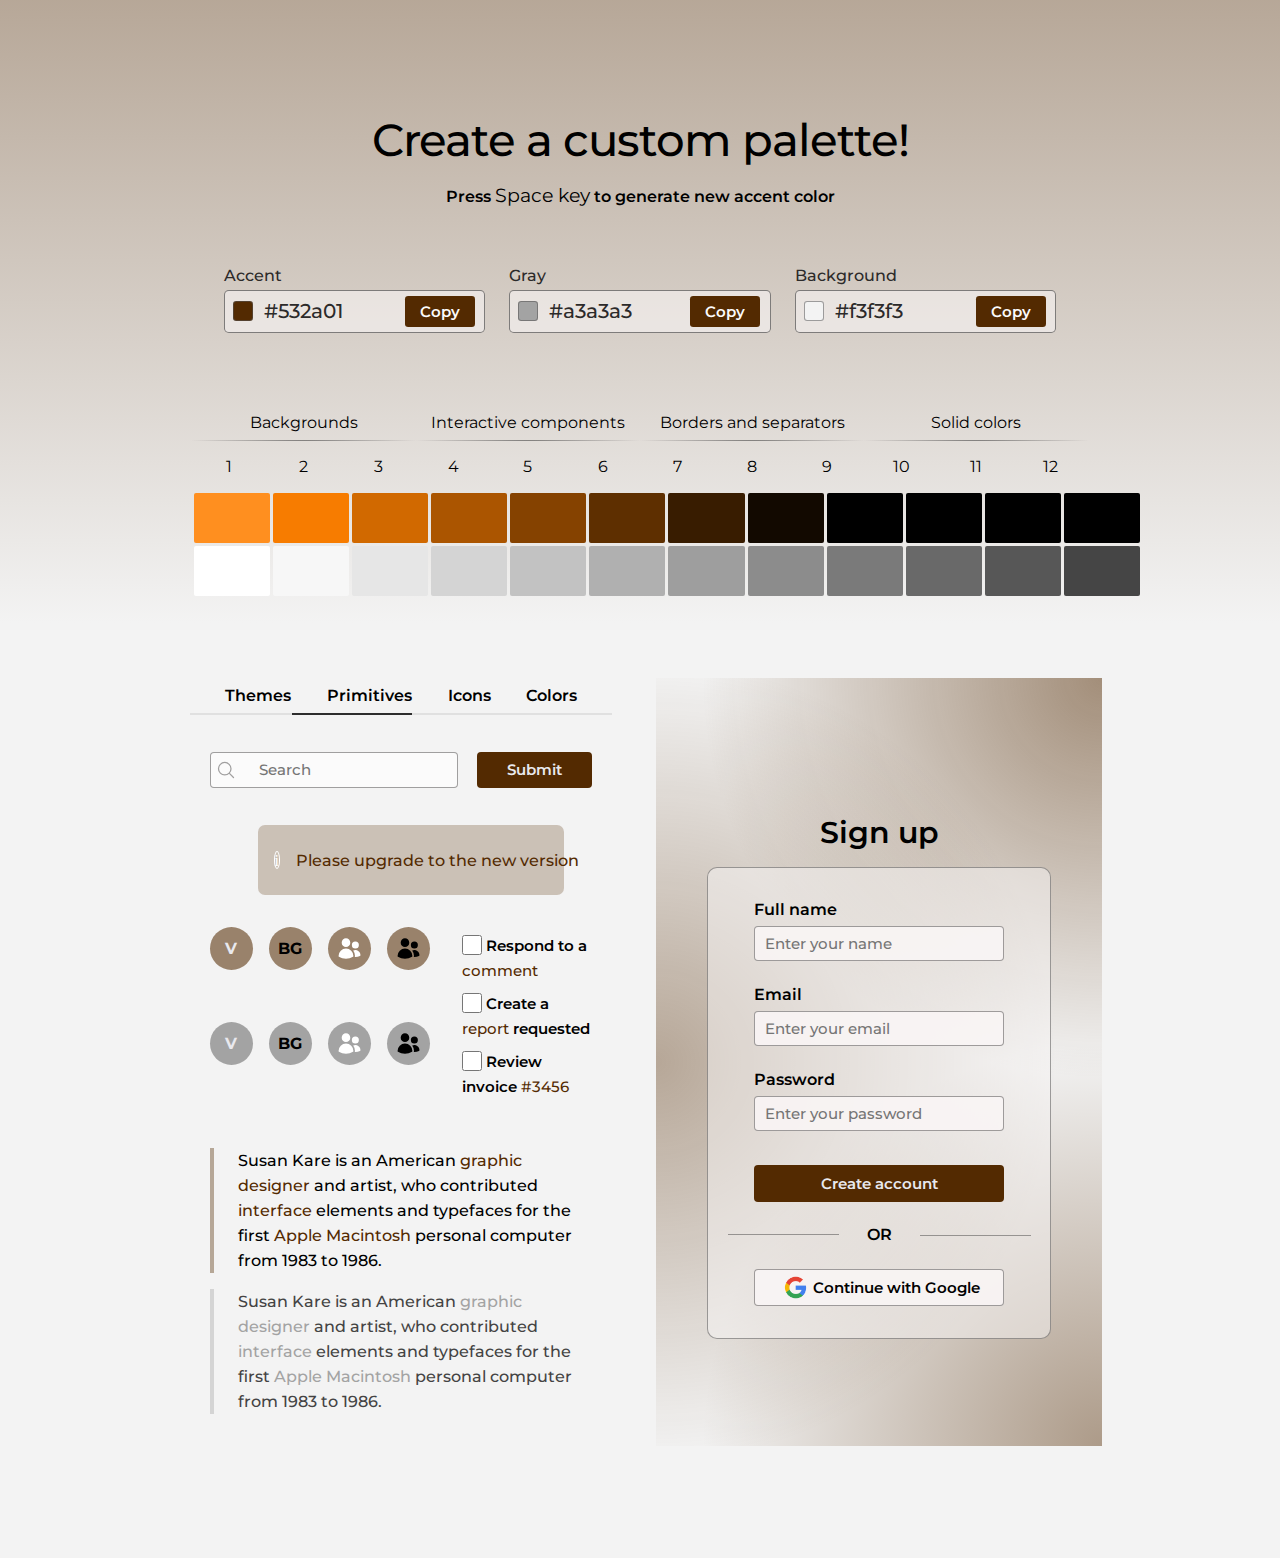
<file: index.html>
<!DOCTYPE html>
<html lang="en">
	<head>
		<meta charset="UTF-8" />
		<meta name="viewport" content="width=device-width, initial-scale=1.0" />
		<title>Color palette generator</title>
		<link
			rel="icon"
			type="image/svg+xml"
			href="data:image/svg+xml,%3Csvg xmlns='http://www.w3.org/2000/svg' viewBox='0 0 24 24' fill='%23e3e4e8' class='w-6 h-6'%3E%3Cpath d='m11.645 20.91-.007-.003-.022-.012a15.247 15.247 0 0 1-.383-.218 25.18 25.18 0 0 1-4.244-3.17C4.688 15.36 2.25 12.174 2.25 8.25 2.25 5.322 4.714 3 7.688 3A5.5 5.5 0 0 1 12 5.052 5.5 5.5 0 0 1 16.313 3c2.973 0 5.437 2.322 5.437 5.25 0 3.925-2.438 7.111-4.739 9.256a25.175 25.175 0 0 1-4.244 3.17 15.247 15.247 0 0 1-.383.219l-.022.012-.007.004-.003.001a.752.752 0 0 1-.704 0l-.003-.001Z' /%3E%3C/svg%3E"
		/>
		

		<link rel="preconnect" href="https://fonts.googleapis.com" />
		<link rel="preconnect" href="https://fonts.gstatic.com" crossorigin />
		<link
			href="https://fonts.googleapis.com/css2?family=Montserrat:ital,wght@0,100..900;1,100..900&display=swap"
			rel="stylesheet"
		/>
		<link rel="stylesheet" href="style.css" />
	</head>
	<body>
		<div class="title-block">
			<h1 class="title">Create a custom palette!</h1>
			<span
				>Press <kbd class="space-key">Space key</kbd> to generate new accent
				color</span
			>
		</div>

		<main>
			<div class="generated-colors">
				<div class="color-with-title">
					<span class="color-title">Accent</span>

					<div class="generated-color generated-color1">
						<label for="color1">
							<input type="color" name="" id="color1" />
							<p class="color-value">#0be23c</p>
						</label>

						<button class="copy">Copy</button>
					</div>
				</div>

				<div class="color-with-title">
					<span class="color-title">Gray</span>

					<div class="generated-color generated-color2">
						<label for="color2">
							<input type="color" name="" id="color2" />
							<p class="color-value">#0be23c</p>
						</label>
						<button class="copy">Copy</button>
					</div>
				</div>

				<div class="color-with-title">
					<span class="color-title">Background</span>
					<div class="generated-color generated-color3">
						<label for="color3">
							<input type="color" name="" id="color3" />
							<p class="color-value">#0be23c</p>
						</label>
						<button class="copy">Copy</button>
					</div>
				</div>
			</div>

			<div class="generated-color-palette">
				<div class="titles">
					<span class="title-colors">Backgrounds</span>
					<span class="title-colors">Interactive components</span>
					<span class="title-colors">Borders and separators</span>
					<span class="title-colors">Solid colors</span>
				</div>
				<div class="numbers">
					<span class="number">1</span>
					<span class="number">2</span>
					<span class="number">3</span>
					<span class="number">4</span>
					<span class="number">5</span>
					<span class="number">6</span>
					<span class="number">7</span>
					<span class="number">8</span>
					<span class="number">9</span>
					<span class="number">10</span>
					<span class="number">11</span>
					<span class="number">12</span>
				</div>
				<div class="colors">
					<div class="color" id="color1"></div>
					<div class="color" id="color2"></div>
					<div class="color" id="color3"></div>
					<div class="color" id="color4"></div>
					<div class="color" id="color5"></div>
					<div class="color" id="color6"></div>
					<div class="color" id="color7"></div>
					<div class="color" id="color8"></div>
					<div class="color" id="color9"></div>
					<div class="color" id="color10"></div>
					<div class="color" id="color11"></div>
					<div class="color" id="color12"></div>
					<div class="color_gray color" id="color13"></div>
					<div class="color_gray color" id="color14"></div>
					<div class="color_gray color" id="color15"></div>
					<div class="color_gray color" id="color16"></div>
					<div class="color_gray color" id="color17"></div>
					<div class="color_gray color" id="color18"></div>
					<div class="color_gray color" id="color19"></div>
					<div class="color_gray color" id="color20"></div>
					<div class="color_gray color" id="color21"></div>
					<div class="color_gray color" id="color22"></div>
					<div class="color_gray color" id="color23"></div>
					<div class="color_gray color" id="color24"></div>
				</div>
			</div>

		<div class="examples">
			<div class="example-block">
				<div class="chose-line">
           <input type="radio" class="option radio-option" id="themes-option" name="option" value="themes-option">
  <label class="option" for="themes-option">Themes</label><br>

  <input type="radio" class="option radio-option" id="primitives-option" name="option" value="primitives-option" checked>
  <label class="option" for="primitives-option">Primitives</label><br>

  <input type="radio" class="option radio-option" id="icons-option" name="option" value="icons-option">
  <label class="option" for="icons-option">Icons</label><br>
	
  <input type="radio" class="option radio-option" id="colors-option" name="option" value="colors-option">
  <label class="option" for="colors-option">Colors</label><br>
          </div>


          <div class="search">
            <div class="search-field">
          <input type="text" placeholder="Search">
          </div>
          <button class="example-btn">Submit</button>
        </div>


        <div class="error">
					<div class="i-error">
						<span>i</span>
					</div>
        <span class="error-text">Please upgrade to the new version</span></div>

<div class="images-checkboxes">

        <div class="user-images">
          <div class="user1 user-images-color">V</div>
          <div style="color: black;" class="user2 user-images-color">BG</div>
          <div class="user3 user-images-color"><svg xmlns="http://www.w3.org/2000/svg" viewBox="0 0 24 24" fill="currentColor" class="w-6 h-6">
          <path fill="#fff" d="M4.5 6.375a4.125 4.125 0 1 1 8.25 0 4.125 4.125 0 0 1-8.25 0ZM14.25 8.625a3.375 3.375 0 1 1 6.75 0 3.375 3.375 0 0 1-6.75 0ZM1.5 19.125a7.125 7.125 0 0 1 14.25 0v.003l-.001.119a.75.75 0 0 1-.363.63 13.067 13.067 0 0 1-6.761 1.873c-2.472 0-4.786-.684-6.76-1.873a.75.75 0 0 1-.364-.63l-.001-.122ZM17.25 19.128l-.001.144a2.25 2.25 0 0 1-.233.96 10.088 10.088 0 0 0 5.06-1.01.75.75 0 0 0 .42-.643 4.875 4.875 0 0 0-6.957-4.611 8.586 8.586 0 0 1 1.71 5.157v.003Z" />
          </svg></div>
          <div class="user4 user-images-color"><svg xmlns="http://www.w3.org/2000/svg" viewBox="0 0 24 24" fill="currentColor" class="w-6 h-6">
  <path fill="#000" d="M4.5 6.375a4.125 4.125 0 1 1 8.25 0 4.125 4.125 0 0 1-8.25 0ZM14.25 8.625a3.375 3.375 0 1 1 6.75 0 3.375 3.375 0 0 1-6.75 0ZM1.5 19.125a7.125 7.125 0 0 1 14.25 0v.003l-.001.119a.75.75 0 0 1-.363.63 13.067 13.067 0 0 1-6.761 1.873c-2.472 0-4.786-.684-6.76-1.873a.75.75 0 0 1-.364-.63l-.001-.122ZM17.25 19.128l-.001.144a2.25 2.25 0 0 1-.233.96 10.088 10.088 0 0 0 5.06-1.01.75.75 0 0 0 .42-.643 4.875 4.875 0 0 0-6.957-4.611 8.586 8.586 0 0 1 1.71 5.157v.003Z" />
</svg>
</div>
          <div class="user5 user-images-gray">V</div>
          <div style="color: black;" class="user6 user-images-gray">BG</div>
          <div class="user7 user-images-gray"><svg id="colorful-svg" xmlns="http://www.w3.org/2000/svg" viewBox="0 0 24 24" fill="currentColor" class="w-6 h-6">
  <path fill="#fff" d="M4.5 6.375a4.125 4.125 0 1 1 8.25 0 4.125 4.125 0 0 1-8.25 0ZM14.25 8.625a3.375 3.375 0 1 1 6.75 0 3.375 3.375 0 0 1-6.75 0ZM1.5 19.125a7.125 7.125 0 0 1 14.25 0v.003l-.001.119a.75.75 0 0 1-.363.63 13.067 13.067 0 0 1-6.761 1.873c-2.472 0-4.786-.684-6.76-1.873a.75.75 0 0 1-.364-.63l-.001-.122ZM17.25 19.128l-.001.144a2.25 2.25 0 0 1-.233.96 10.088 10.088 0 0 0 5.06-1.01.75.75 0 0 0 .42-.643 4.875 4.875 0 0 0-6.957-4.611 8.586 8.586 0 0 1 1.71 5.157v.003Z" />
</svg></div>
          <div class="user8 user-images-gray"><svg id="colorful-svg" xmlns="http://www.w3.org/2000/svg" viewBox="0 0 24 24" fill="currentColor" class="w-6 h-6">
  <path fill="#000" d="M4.5 6.375a4.125 4.125 0 1 1 8.25 0 4.125 4.125 0 0 1-8.25 0ZM14.25 8.625a3.375 3.375 0 1 1 6.75 0 3.375 3.375 0 0 1-6.75 0ZM1.5 19.125a7.125 7.125 0 0 1 14.25 0v.003l-.001.119a.75.75 0 0 1-.363.63 13.067 13.067 0 0 1-6.761 1.873c-2.472 0-4.786-.684-6.76-1.873a.75.75 0 0 1-.364-.63l-.001-.122ZM17.25 19.128l-.001.144a2.25 2.25 0 0 1-.233.96 10.088 10.088 0 0 0 5.06-1.01.75.75 0 0 0 .42-.643 4.875 4.875 0 0 0-6.957-4.611 8.586 8.586 0 0 1 1.71 5.157v.003Z" />
</svg></div>
			</div>


<div class="chekboxes">
	<input class="checkbox" type="checkbox" value=" 1">
	<label class="input-label" for="1">Respond to a <a href="">comment </a></label>
<br>
		<input class="checkbox" type="checkbox" value=" 2">
		<label class="input-label" for="2">Create a <a href="">report</a> requested </label>
<br>
	<input class="checkbox" type="checkbox" value="  3">
<label class="input-label" for="3">Review invoice <a href="">#3456</a></label>

</div>
</div>
<div class="text">
<div class="text1">Susan Kare is an American <a href="">graphic designer</a> and artist, who contributed <a href="">interface</a> elements and typefaces for the first <a href="">Apple Macintosh</a> personal computer from 1983 to 1986.</div>
<div class="text2">Susan Kare is an American <a href="">graphic designer</a> and artist, who contributed <a href="">interface</a> elements and typefaces for the first <a href="">Apple Macintosh</a> personal computer from 1983 to 1986.</div></div>
			</div>


			<div class="sign-up-form">
				 <span class="sign-up-title">Sign up</span>
          <div class="sign-up-block">
            <div class="inputs-block">
              <div class="title-input">
                <span>Full name</span>
                <input type="text" placeholder="Enter your name">
              </div>
              <div class="title-input">
                <span>Email</span>
                <input type="text" placeholder="Enter your email">
              </div>
              <div class="title-input">
                <span>Password</span>
                <input type="text" placeholder="Enter your password">
              </div>
              <button class="create-acc-btn">Create account</button>
            </div>
						<hr class="line line1"> <hr class="line line2">

<span class="or">OR</span>						
<div class="google-btn"> <img src="./images/google.png">
<span class="google-text">Continue with Google</span></div>
			</div>
		</div>
		</main>

<script type="module" src="index.js"></script>
	</body>
</html>
</file>
<file: style.css>
* {
	padding: 0;
	margin: 0;
	box-sizing: border-box;
	font-family: 'Montserrat', sans-serif;
	font-weight: 600;
}
body {
	background-image: linear-gradient(to bottom, #657df46a, #f8f5f5);
	background-repeat: no-repeat;
	background-size: 100% 40%;
	margin: 7rem;
}

h1 {
	font-size: 45px;
	font-weight: 900;
	letter-spacing: -1px;
}

.title-block {
	display: flex;
	align-items: center;
	justify-content: center;
	flex-direction: column;
}

.title {
	font-weight: 500;
	font-style: normal;
}

.title-block span {
	margin: 1rem 0;
}

.space-key {
	font-size: larger;
	font-weight: 400;
}
main {
	margin-top: 4rem;
}
.generated-color {
	border: solid 0.5px rgba(73, 73, 73, 0.678);
	position: relative;
	display: flex;
	align-items: center;
	height: fit-content;
	width: fit-content;
	border-radius: 0.3rem;
	background-color: #f8f5f595;
}

.generated-colors label {
	width: 20px;
	height: 20px;
	border-radius: 0.2rem;
	cursor: pointer;
	transition: 0.2s ease-in-out;
	margin-inline: 0.5rem;
	border: solid 0.5px #5655558e;
}

.generated-color1 label {
	background-color: #0b1a5d;
}
.generated-color2 label {
	background-color: #464852;
}
.generated-color3 label {
	background-color: #f8f5f5;
}

.copy {
	background-color: #576fdb;
	border-radius: 0.2rem;
	cursor: pointer;
	color: #fcfcfd;
	border: none;
	margin: 0.3rem 0.6rem 0.3rem 9rem;
	padding: 6px 18px;
	display: flex;
	justify-content: center;
	max-width: 70px;
}

.color-value {
	color: #2c2a2a;
	font-weight: 500;
	font-size: 20px;
	padding-left: 30px;
	margin-bottom: 10px;
}

input[type='color'] {
	position: absolute;
	left: 1%;
	top: 40%;
	visibility: hidden;
}

.generated-colors {
	display: flex;
	justify-content: center;
	gap: 1.5rem;

	position: relative;
	bottom: 1rem;
}

.color-title {
	color: #2c2a2a;
	font-weight: 500;
}
.color-with-title span {
	position: relative;
	bottom: 5px;
}

.color-with-title p {
	position: relative;
	bottom: 3px;
}
.generated-color-palette {
	display: flex;
	justify-content: center;
	flex-direction: column;
	margin: 5rem;
	margin-top: 4rem;
}

.titles {
	display: grid;
	grid-template-columns: 1fr 1fr 1fr 1fr;
}

.numbers {
	display: grid;
	grid-template-columns: repeat(12, 1fr);
	margin-top: 1rem;
}
.number {
	font-weight: 400;
	display: flex;
	justify-content: center;
}
.title-colors {
	display: flex;
	justify-content: center;
	font-weight: 400;
	padding-bottom: 0.5rem;
	border-bottom: #2c2a2a 1px solid;

	border-bottom: 1px solid;
	border-image: radial-gradient(circle at center, #434343aa, #0000ff00) 1;
}
/*
.colors {
	display: flex;
	flex-direction: row;
	flex-wrap: wrap;
	margin-top: 1rem;

	display: grid;
grid-template-rows: repeat(12 1fr);
}

.color {
	width: 91.5px;
	width: 5.95vw;
	height: 50px;
	background-color: #0b1a5d;
	margin: 1.5px;
	border-radius: 2px;
}
*/
.colors {
		margin-top: 1rem;
	display: grid;
	grid-template-columns: repeat(12, 1fr);
	grid-gap: 0rem;
}

.color {
	width: 5.95vw; /* розраховуємо ширину для кожного кольору, з урахуванням відступів між ними */
	height: 50px;
	background-color: #0b1a5d;
	margin: 1.5px;
	border-radius: 2px;
}


.color:hover {
	border: 2px solid #0f0d0d;
	scale: 1.03;
}

img {
	height: 35px;
}

.examples {
	display: flex;
	flex-direction: row;
	flex-wrap: wrap;
	justify-content: center;
	padding-inline: 2rem;
	gap: 2rem;

}

.sign-up-form {
	display: flex;
	flex-direction: column;
	justify-content: center;
	align-items: center;
	width: 45%;
	padding: 2rem;

	background: radial-gradient(
			circle 200px at right bottom,
			#214dec51,
			transparent
		),
		radial-gradient(circle 400px at left, #0367a54a, transparent),
		radial-gradient(circle 400px at right top, #0367a53e, transparent);
}

.sign-up-block {
	display: flex;
	align-items: center;
	justify-content: center;
	flex-direction: column;
	border: solid 0.5px #5655558e;
	padding: 2rem;
	border-radius: 10px;
	width: 90%;
	background-color: #f8f5f581;
	padding-top: 0.5rem;
}
.sign-up-title {
	margin-bottom: 1rem;
	margin-top: 1.8rem;
	font-size: 1.9rem;
}
.sign-up-block input {
	border: solid 0.5px #5655558e;
	border-radius: 4px;
	height: 2.2rem;
	background-color: #f9f4f4ea;
	padding-left: 10px;
}

.title-input {
	display: flex;
	flex-direction: column;
	margin: 1.5rem 0;
}
.inputs-block {
	width: 90%;
}

.create-acc-btn {
	width: 100%;
	height: 2.3rem;
	border: transparent solid;
	border-radius: 4px;
	margin-top: 10px;
	background-color: #576fdb;
}

.title-input span {
	margin-bottom: 7px;
}

.line {
	width: 40%;
	position: relative;
	top: 2rem;
	border: none;
	border-bottom: solid 0.7px #5655558e;
}
.line1 {
	position: relative;
	right: 6rem;
}

.line2 {
	position: relative;
	left: 6rem;
}
.or {
	padding-top: 1.3rem;
	z-index: 2;
	width: 4rem;
	display: flex;
	justify-content: center;
}

.google-btn {
	display: flex;
	justify-content: center;
	align-items: center;
	border: solid 0.5px #5655558e;
	border-radius: 4px;
	margin-top: 25px;
	height: 2.3rem;
	width: 90%;
	background-color: #f9f4f4ea;
	font-size: 15px;
}


.chose-line {
	display: flex;
	justify-content: space-between;
	align-items: center;
	width: 100%;

	position: relative;
	left: 10px;
}

.example-block {
	padding: 2rem;
	display: flex;
	align-items: flex-start;
	display: flex;
	flex-direction: column;
	width: 45%;
	gap: 2rem;
	padding-top: .5rem;
}

.option {
	border-bottom: #e0e0e0 solid 2px;
	padding-inline: 2.2rem;
	margin-inline: -1rem;
	padding-bottom: 0.5rem;
}
.radio-option:checked + .option {
	border-color: #2d2d2d;
}
.radio-option {
	opacity: 0;
}
.search-field {
	display: flex;
	align-items: center;
	width: 65%;
}
.search-field input {
	padding: 1rem 1rem 1rem 3rem;
	background: url('data:image/svg+xml,%3Csvg xmlns="http://www.w3.org/2000/svg" fill="none" viewBox="0 0 24 24" stroke-width="1.5" stroke="%235655558e" class="w-6 h-6"%3E%3Cpath stroke-linecap="round" stroke-linejoin="round" d="m21 21-5.197-5.197m0 0A7.5 7.5 0 1 0 5.196 5.196a7.5 7.5 0 0 0 10.607 10.607Z" /%3E%3C/svg%3E')
		no-repeat left;
	background-size: 20px;
	background-position: 5px center;
	border-radius: 4px;
	outline: none;
	border: solid 0.5px #5655558e;
	height: 2.2rem;
	width: 100%;
	background-color: #ffffffac;
}

.search {
	width: 100%;
	display: flex;
	justify-content: space-between;
}

.example-btn {
	width: 30%;
	height: 2.3rem;
	border: transparent solid;
	border-radius: 4px;
	margin-top: 10px;
	background-color: #576fdb;
	position: relative;
	bottom: 5px;
}
.error {
	position: relative;
	left: 3rem;
	background-color: #576fdb4f;
	white-space: nowrap;
	width: 80%;
	border-radius: 7px;
	color: #ffffff;
	height: 70px;
	display: flex;
	align-items: center;
	padding: 1.5rem 0;
	padding-left: 1rem;
}

.error-text {
	font-weight: 500;
	color: #576fdb;
	opacity: 1;
	padding-left: 1rem;
}

.i-error span {
	display: flex;
	justify-content: center;
	align-items: center;
	font-family: 'Times New Roman', Times, serif;
	font-weight: 500;
}
.i-error {
	border: 1.6px white solid;
	border-radius: 50%;
	width: 18px;
	height: 18px;
}
input {
	font-weight: 500;
	font-size: 15px;
}

button {
	color: #e9e9ee;
	font-size: 15px;
}

.user-images div {
	border-radius: 50%;
	height: 43px;
	width: 43px;
	display: flex;
	justify-content: center;
	align-items: center;
	grid-column: 1 4;
	color: #e9e9ee;
	font-weight: 700;
}

.user-images-gray {
	background-color: #464852;
}
.user-images-color {
	background-color: #576fdb;
}

.user-images div svg {
	height: 25px;
	width: 25px;
}

.user-images {
	display: grid;
	grid-template-columns: 1fr 1fr 1fr 1fr;
	grid-gap: 1rem;
}
.user-images-gray:hover{
	scale:1.07;
}
.user-images-color:hover{
	scale:1.07;
}
.images-checkboxes {
	display: flex;
}

.chekboxes {
	padding-left: 2rem;
	margin-top: -2px;
}

.checkbox {
	margin: 0.6rem 0;
}

.input-label {
	font-size: 15px;
	position: relative;
	bottom: 4px;
}
input[type='checkbox'] {
	accent-color: #576fdb;
	width: 20px;
	height: 20px;
	background-color: #fafafa71;
}

input[type='checkbox']:checked {
	background: #abd;
}

input[type='checkbox']:checked + label {
	text-decoration: line-through;
}

a {
	text-decoration: none;
	color: #576fdb;
	font-weight: 500;
}

.text1 {
	margin-top: 1rem;
	border-left: #576fdb solid 4px;
	padding-left: 1.5rem;
	font-weight: 500;
	line-height: 25px;
}

.text2 {
	color: #444343;
	margin-top: 1rem;
	padding-left: 1.5rem;
	border-left: #444343 solid 4px;
	font-weight: 500;
	line-height: 25px;
}

.text2 a {
	color: #000000;
}


button:hover{
	scale: 1.05;
}

.google-btn:hover{
	scale: 1.05;
background-color: #2c2a2a11;
}
</file>
